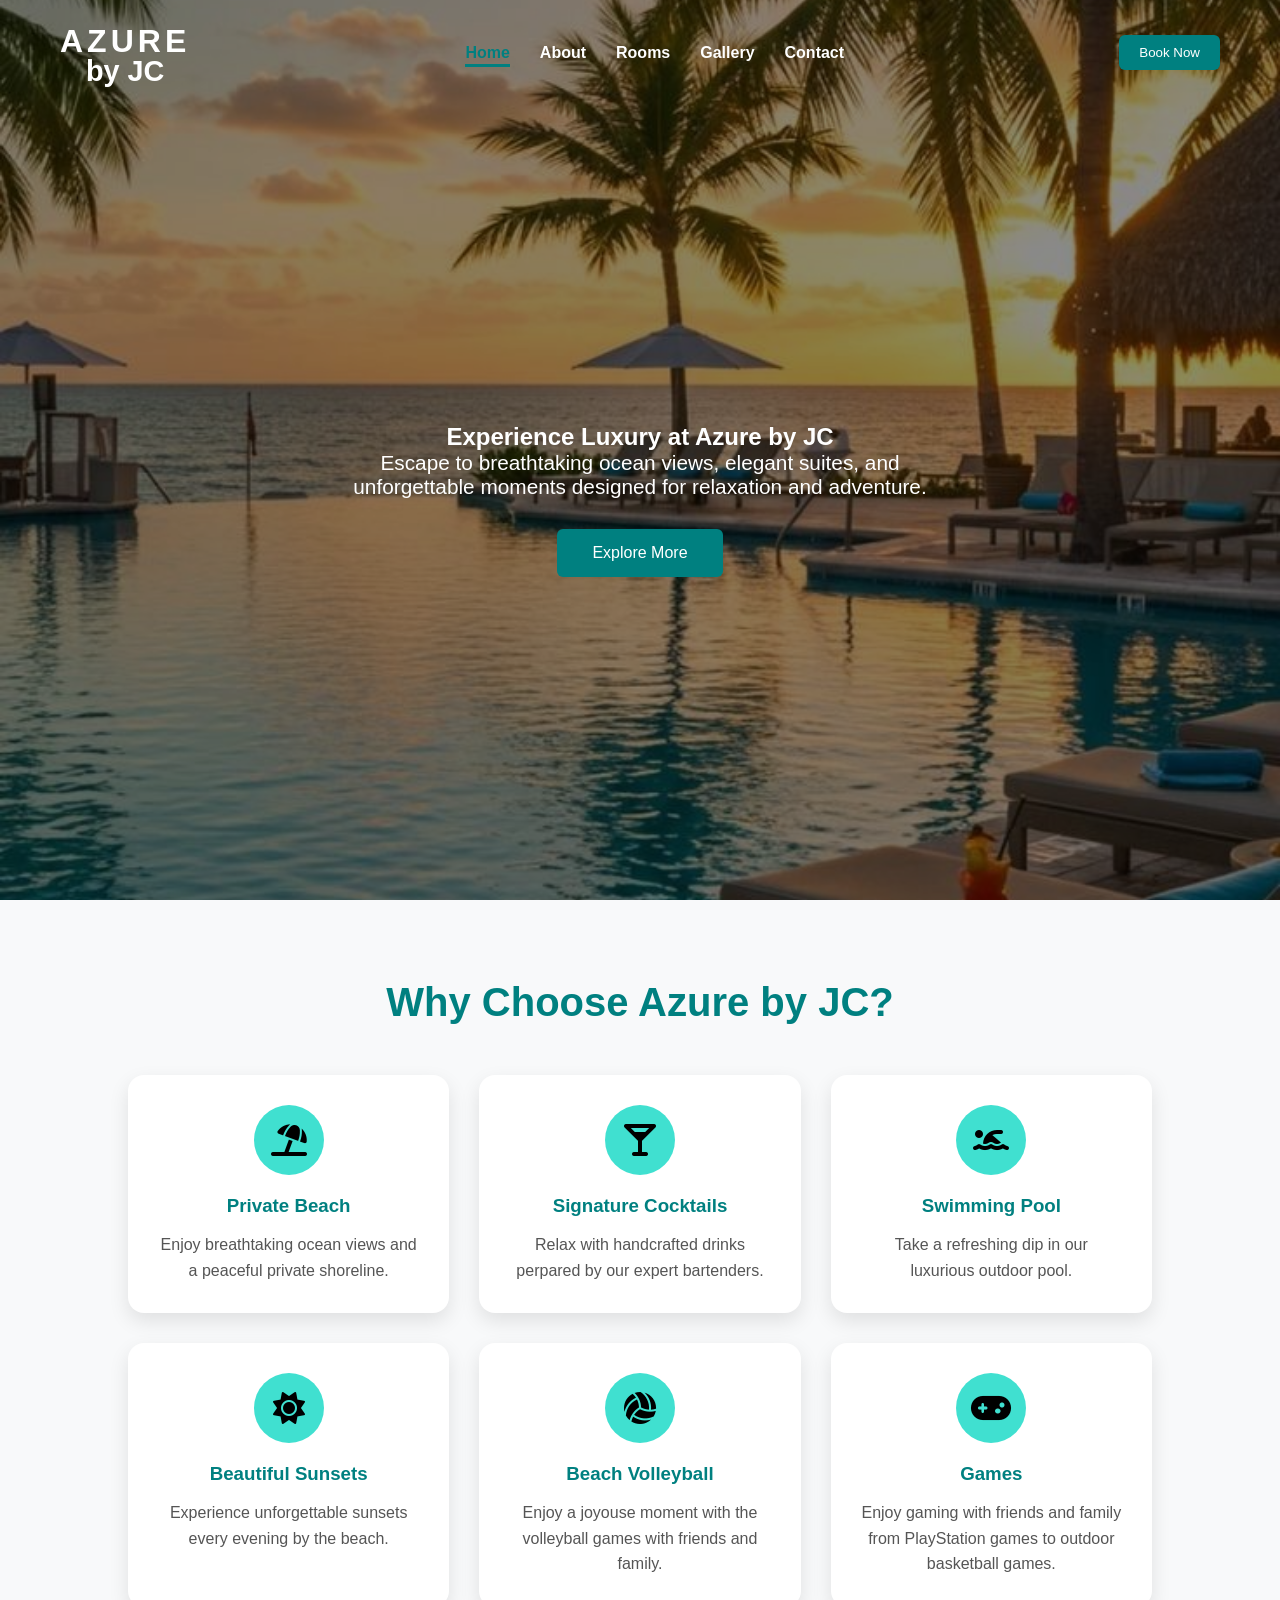
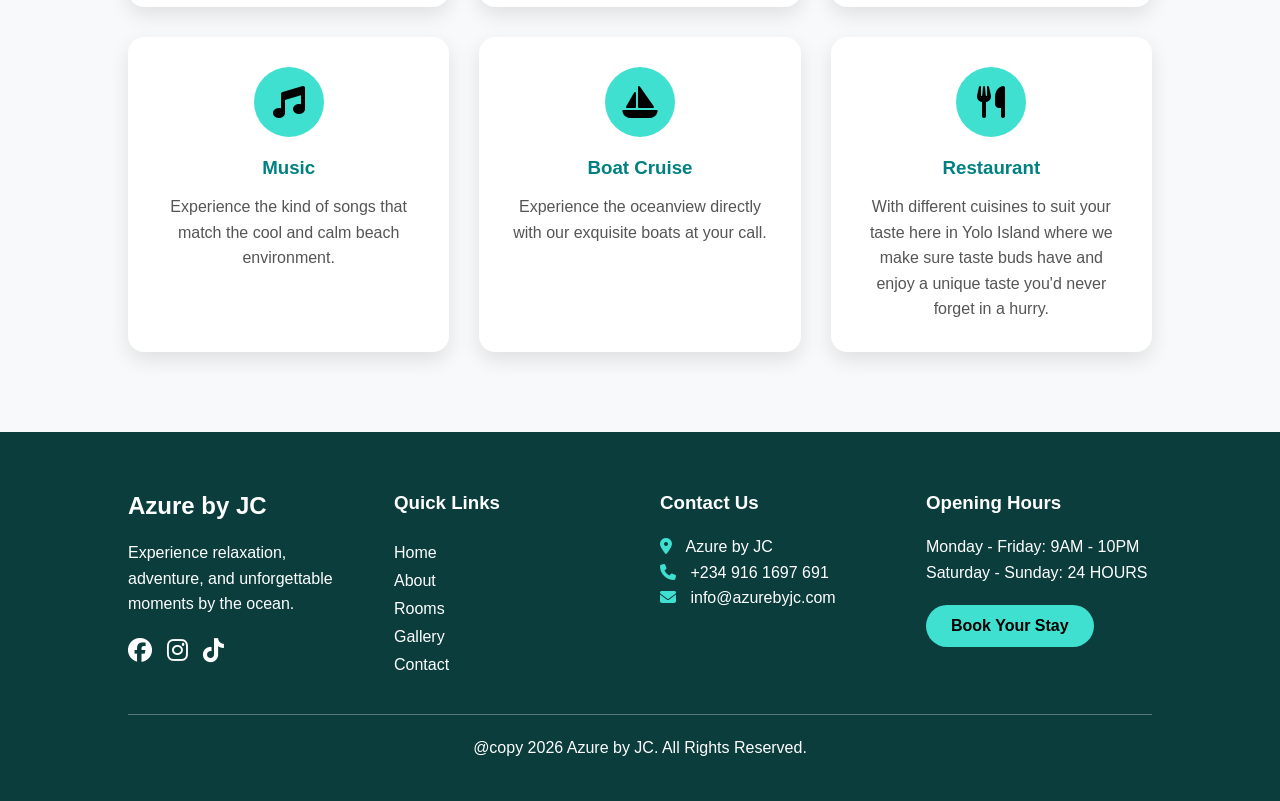
<file: index.html>
<!DOCTYPE html>
<html lang="en">
<head>
  <meta charset="UTF-8">
  <meta name="viewport" content="width=device-width, initial-scale=1.0">
  <title>Azure by JC</title>
  <link rel="stylesheet" href="https://cdnjs.cloudflare.com/ajax/libs/font-awesome/6.5.2/css/all.min.css">


  <link rel="stylesheet" href="styles/variables(colours).css">
  <link rel="stylesheet" href="styles/global.css">
  <link rel="stylesheet" href="styles/header.css">
  <link rel="stylesheet" href="styles/hero.css">
  <link rel="stylesheet" href="styles/features.css">
  <link rel="stylesheet" href="styles/footer.css">
  <link rel="stylesheet" href="styles/animations.css">
  <link rel="stylesheet" href="styles/media-queries.css">
</head>
<body>
  <!-- HEADER SECTION -->
   
  <header>
    <nav class="navbar">
      <h2 class="logo">
        <a href="index.html">
         <span class="brand-main">AZURE</span>
         <span class="brand-sub">by JC</span>
  </a>
</h2>
      <ul class="nav-links">
        <li><a href="index.html" class="active">Home</a></li>
        <li><a href="about.html">About</a></li>
        <li><a href="rooms.html">Rooms</a></li>
        <li><a href="gallery.html">Gallery</a></li>
        <li><a href="contact.html">Contact</a></li>
      </ul>
      <button class="book-btn">
        Book Now
      </button>

      <button class="menu-btn" aria-label="Toggle navigation">
        
       <span></span>
       <span></span>
       <span></span>

    </button>
    </nav>
</header>

  <!-- HERO SECTION -->
  <section class="hero">

    <div class="hero-image"></div>

    <div class="hero-overlay"></div>

    <div class="hero-content">
      <h1>
        Experience Luxury at Azure by JC
    </h1>
    <p>
      Escape to breathtaking ocean views, elegant suites, and unforgettable moments designed for relaxation and adventure.
    </p>
    <a href="#features" class="hero-link">
      Explore More
    </a>
    </div>
    
  </section>

  <!-- FEATURES SECTION -->
   <section id="features" class="features">
    <h2>Why Choose Azure by JC?</h2>

    <div class="features-container">

      <div class="feature-card">
        <div class="icon">
          <i class="fa-solid fa-umbrella-beach"></i>
        </div>

        <h3>Private Beach</h3>
        <p>Enjoy breathtaking ocean views and a peaceful private shoreline.</p>
      </div>

       <div class="feature-card">
        <div class="icon">
          <i class="fa-solid fa-martini-glass"></i>
        </div>
        <h3>Signature Cocktails</h3>
        <p>Relax with handcrafted drinks perpared by our expert bartenders.</p>
      </div>

       <div class="feature-card">
        <div class="icon">
          <i class="fa-solid fa-person-swimming"></i>
        </div>
        <h3>Swimming Pool</h3>
        <p>Take a refreshing dip in our luxurious outdoor pool.</p>
      </div>

       <div class="feature-card">
        <div class="icon">
          <i class="fa-solid fa-sun"></i>
        </div>
        <h3>Beautiful Sunsets</h3>
        <p>Experience unforgettable sunsets every evening by the beach.</p>
      </div>

      <div class="feature-card">
        <div class="icon">
          <i class="fa-solid fa-volleyball"></i>
        </div>
        <h3>Beach Volleyball</h3>
        <p>Enjoy a joyouse moment with the volleyball games with friends and family.</p>
      </div>

      <div class="feature-card">
        <div class="icon">
          <i class="fa-solid fa-gamepad"></i>
        </div>
        <h3>Games</h3>
        <p>Enjoy gaming with friends and family from PlayStation games to outdoor basketball games.</p>
      </div>

      <div class="feature-card">
        <div class="icon">
          <i class="fa-solid fa-music"></i>
        </div>
        <h3>Music</h3>
        <p>Experience the kind of songs that match the cool and calm beach environment.</p>
      </div>

      <div class="feature-card">
        <div class="icon">
          <i class="fa-solid fa-sailboat"></i>
        </div>
        <h3>Boat Cruise</h3>
        <p>Experience the oceanview directly with our exquisite boats at your call.</p>
      </div>

      <div class="feature-card">
        <div class="icon">
          <i class="fa-solid fa-utensils"></i>
        </div>
        <h3>Restaurant</h3>
        <p>With different cuisines to suit your taste here in Yolo Island where we make sure taste buds have and enjoy a unique taste you'd never forget in a hurry.</p>
      </div>

    </div>
   </section>

   <!-- FOOTER SECTION -->
    <footer class="footer">

      <div class="footer-container">

        <div class="footer-about">
          <h2>Azure by JC</h2>
          <p>
            Experience relaxation, adventure, and unforgettable moments by the ocean.
          </p>

          <div class="social-icons">
            <a href="#">
              <i class="fa-brands fa-facebook"></i>
            </a>

            <a href="#">
              <i class="fa-brands fa-instagram"></i>
            </a>

            <a href="#">
              <i class="fa-brands fa-tiktok"></i>
            </a>
          </div>
        </div>

        <div class="footer-links">
          <h3>Quick Links</h3>

          <a href="index.html">Home</a>
          <a href="about.html">About</a>
          <a href="rooms.html">Rooms</a>
          <a href="gallery.html">Gallery</a>
          <a href="contact.html">Contact</a>

        </div>

        <div class="footer-contact">
          <h3>Contact Us</h3>

          <p>
            <i class="fa-solid fa-location-dot"></i>
              Azure by JC
          </p>

          <p>
            <i class="fa-solid fa-phone"></i>
            +234 916 1697 691
          </p>

          <p>
            <i class="fa-solid fa-envelope"></i>
            info@azurebyjc.com
          </p>
        </div>

        <div class="footer-hours">

          <h3>Opening Hours</h3>

          <p>Monday - Friday: 9AM - 10PM</p>

          <p>
            Saturday - Sunday: 24 HOURS
          </p>

          <a href="#" class="booking-link">
            Book Your Stay
          </a>
        </div>

      </div>

      <div class="footer-bottom">
        <p>
          @copy 2026 Azure by JC. All Rights Reserved.
        </p>
      </div>

    </footer>
  

  <script src="scripts/scripts.js"></script>
</body>
</html>
</file>
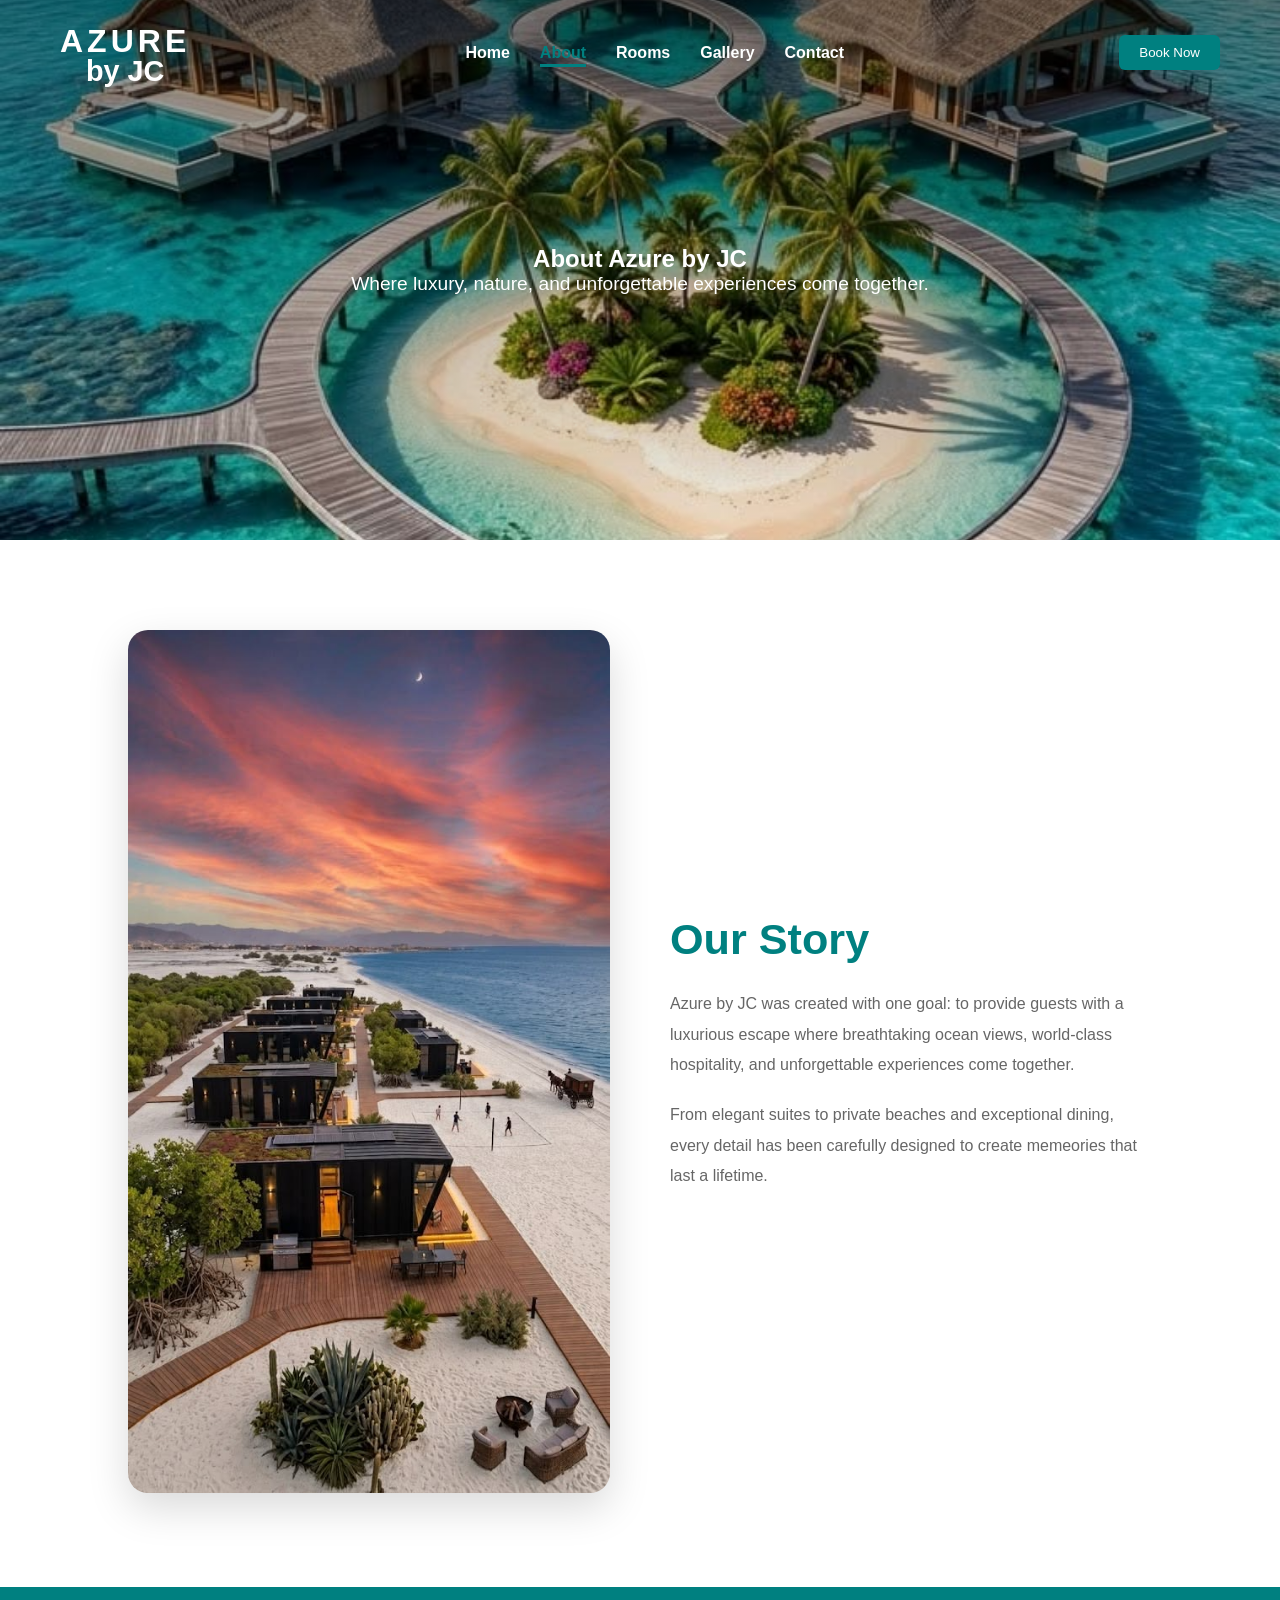
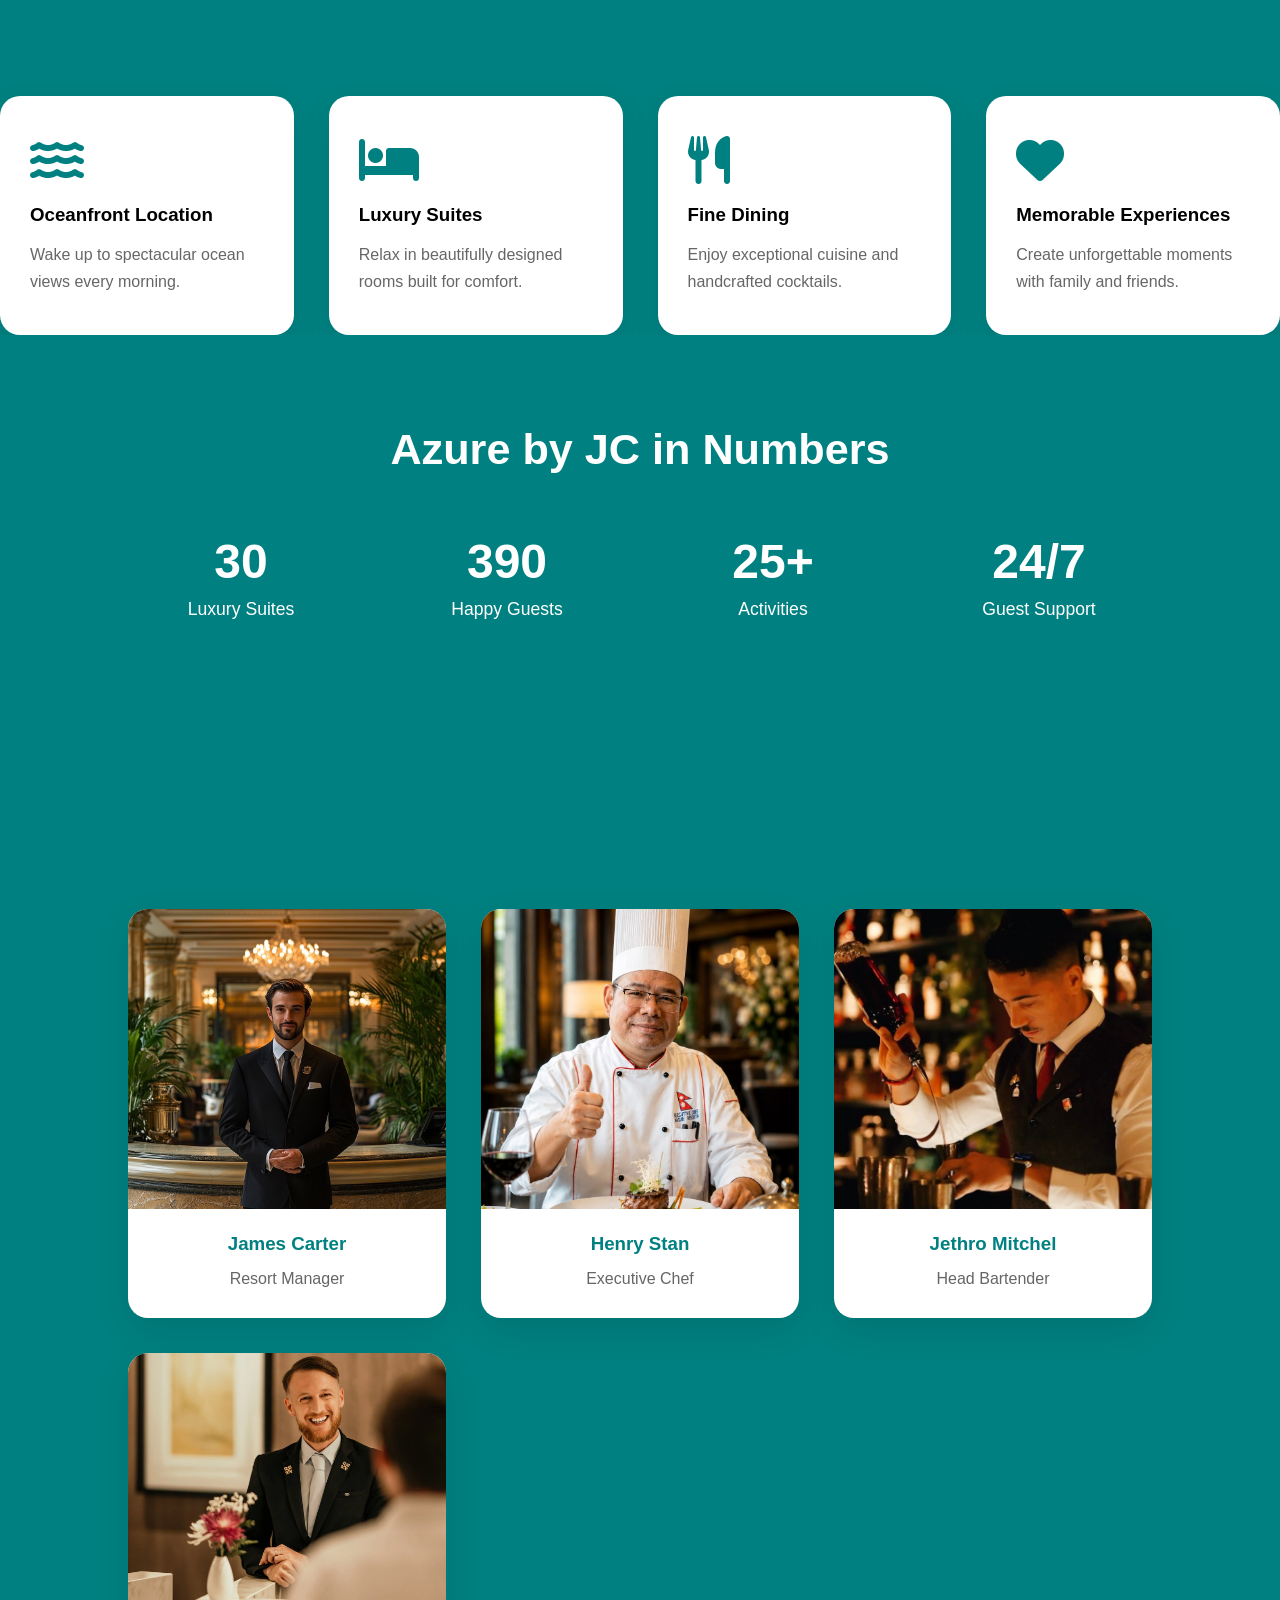
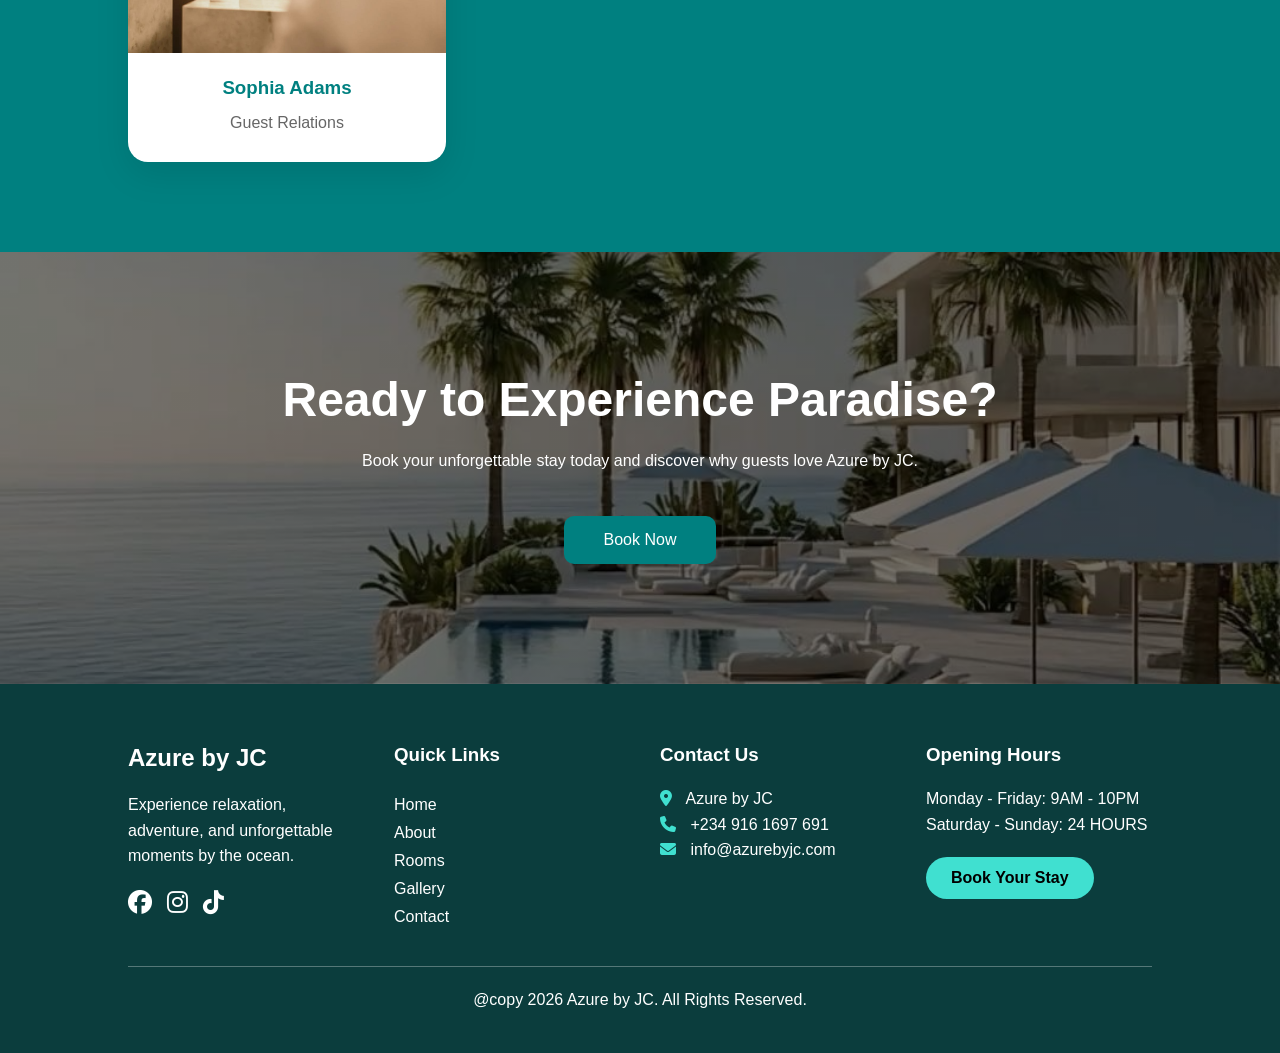
<file: about.html>
<!DOCTYPE html>
<html lang="en">
<head>
  <meta charset="UTF-8">
  <meta name="viewport" content="width=device-width, initial-scale=1.0">
  <title>Azure by JC - Gallery</title>
  <link rel="stylesheet" href="https://cdnjs.cloudflare.com/ajax/libs/font-awesome/6.5.2/css/all.min.css">


  <link rel="stylesheet" href="styles/variables(colours).css">
  <link rel="stylesheet" href="styles/global.css">
  <link rel="stylesheet" href="styles/header.css">
  <link rel="stylesheet" href="styles/hero.css">
  <link rel="stylesheet" href="styles/features.css">
  <link rel="stylesheet" href="styles/footer.css">
  <link rel="stylesheet" href="styles/animations.css">
  <link rel="stylesheet" href="styles/gallery.css">
  <link rel="stylesheet" href="styles/media-queries.css">
  <link rel="stylesheet" href="styles/about.css">
</head>
<body>
  <!-- HEADER SECTION -->
   
  <header>
    <nav class="navbar">
      <h2 class="logo">
        <a href="index.html">
         <span class="brand-main">AZURE</span>
         <span class="brand-sub">by JC</span>
  </a>
</h2>
      <ul class="nav-links">
        <li><a href="index.html">Home</a></li>
        <li><a href="about.html" class="active">About</a></li>
        <li><a href="rooms.html">Rooms</a></li>
        <li><a href="gallery.html">Gallery</a></li>
        <li><a href="contact.html">Contact</a></li>
      </ul>
      <button class="book-btn">
        Book Now
      </button>

      <button class="menu-btn" aria-label="Toggle navigation">
        
       <span></span>
       <span></span>
       <span></span>

    </button>
    </nav>
</header>

  <!-- ABOUT HERO SECTION -->
    <section class="about-hero">

      <div class="about-hero-content">

        <h1>About Azure by JC</h1>

        <p>
          Where luxury, nature, and unforgettable experiences come together.
        </p>
      </div>
    </section>

  <!-- AZURE ABOUT STORY SECTION -->
    <section class="about-story hidden">
      <div class="story-image">

        <img src="images/about/about-aerial-view.JPG" alt="Azure by JC Resort">
      </div>

      <div class="story-content">

        <h2>Our Story</h2>

        <p>
          Azure by JC was created with one goal: to provide guests with a luxurious escape where breathtaking ocean views, world-class hospitality, and unforgettable experiences come together.
        </p>

        <p>
          From elegant suites to private beaches and exceptional dining, every detail has been carefully designed to create memeories that last a lifetime.
        </p>
      </div>
    </section>

    <!--WHY SECTION-->
      <section class="why-us hidden">

        <h2>
          Why Choose Azure by JC?
        </h2>

        <div class="why-container">

          <div class="why-card">

            <i class="fa-solid fa-water"></i>

            <h3>Oceanfront Location</h3>

            <p>
              Wake up to spectacular ocean views every morning.
            </p>
          </div>

          <div class="why-card">

            <i class="fa-solid fa-bed"></i>

            <h3>Luxury Suites</h3>

            <p>
              Relax in beautifully designed rooms built for comfort.
            </p>
          </div>

          <div class="why-card">

            <i class="fa-solid fa-utensils"></i>

            <h3>Fine Dining</h3>

            <p>
              Enjoy exceptional cuisine and handcrafted cocktails.
            </p>
          </div>

          <div class="why-card">

            <i class="fa-solid fa-heart"></i>

            <h3>Memorable Experiences</h3>

            <p>
              Create unforgettable moments with family and friends.
            </p>
          </div>
        </div>
      </section>

       <!--RESORT STATS SECTION-->
       <section class="stats hidden">

        <h2>
          Azure by JC in Numbers
        </h2>

        <div class="stats-container">

          <div class="stat">

            <h3 class="counter" data-target="50">0</h3>

            <p>Luxury Suites</p>
          </div>

          <div class="stat">

            <h3 class="counter" data-target="1000">0</h3>

            <p>Happy Guests</p>
          </div>

          <div class="stat">

            <h3 class="counter" data-target="25">0</h3>

            <p>Activities</p>
          </div>

          <div class="stat">

            <h3>24/7</h3>

            <p>Guest Support</p>
          </div>
        </div>
       </section>

        <!--TEAM SECTION-->
        <section class="team hidden">

          <h2>

            Meet Our Team

          </h2>

          <div class="team-container">

            <div class="team-card">

              <img src="images/about/manager2.JPG" alt="manager-pic">

              <h3>James Carter</h3>

              <p>Resort Manager</p>
            </div>

            <div class="team-card">

              <img src="images/about/chef2.JPG">

              <h3>Henry Stan</h3>

              <p>Executive Chef</p>

              </div>

              <div class="team-card">

              <img src="images/about/bartender2.JPG">

              <h3>Jethro Mitchel</h3>

              <p>Head Bartender</p>

              </div>

              <div class="team-card">

              <img src="images/about/concierge.JPG">

              <h3>Sophia Adams</h3>

              <p>Guest Relations</p>

              </div>
          </div>
        </section>

         <!--CTA SECTION-->
        <section class="about-cta hidden">

            <h2>

            Ready to Experience Paradise?

            </h2>

            <p>

            Book your unforgettable stay today and discover why guests
            love Azure by JC.

            </p>

            <a href="contact.html">

            Book Now

            </a>

        </section>

   <!-- FOOTER SECTION -->
    <footer class="footer">

      <div class="footer-container">

        <div class="footer-about">
          <h2>Azure by JC</h2>
          <p>
            Experience relaxation, adventure, and unforgettable moments by the ocean.
          </p>

          <div class="social-icons">
            <a href="#">
              <i class="fa-brands fa-facebook"></i>
            </a>

            <a href="#">
              <i class="fa-brands fa-instagram"></i>
            </a>

            <a href="#">
              <i class="fa-brands fa-tiktok"></i>
            </a>
          </div>
        </div>

        <div class="footer-links">
          <h3>Quick Links</h3>

          <a href="index.html">Home</a>
          <a href="about.html">About</a>
          <a href="rooms.html">Rooms</a>
          <a href="gallery.html">Gallery</a>
          <a href="contact.html">Contact</a>

        </div>

        <div class="footer-contact">
          <h3>Contact Us</h3>

          <p>
            <i class="fa-solid fa-location-dot"></i>
              Azure by JC
          </p>

          <p>
            <i class="fa-solid fa-phone"></i>
            +234 916 1697 691
          </p>

          <p>
            <i class="fa-solid fa-envelope"></i>
            info@azurebyjc.com
          </p>
        </div>

        <div class="footer-hours">

          <h3>Opening Hours</h3>

          <p>Monday - Friday: 9AM - 10PM</p>

          <p>
            Saturday - Sunday: 24 HOURS
          </p>

          <a href="#" class="booking-link">
            Book Your Stay
          </a>
        </div>

      </div>

      <div class="footer-bottom">
        <p>
          @copy 2026 Azure by JC. All Rights Reserved.
        </p>
      </div>

    </footer>
  

  <script src="scripts/scripts.js"></script>
</body>
</html>
</file>
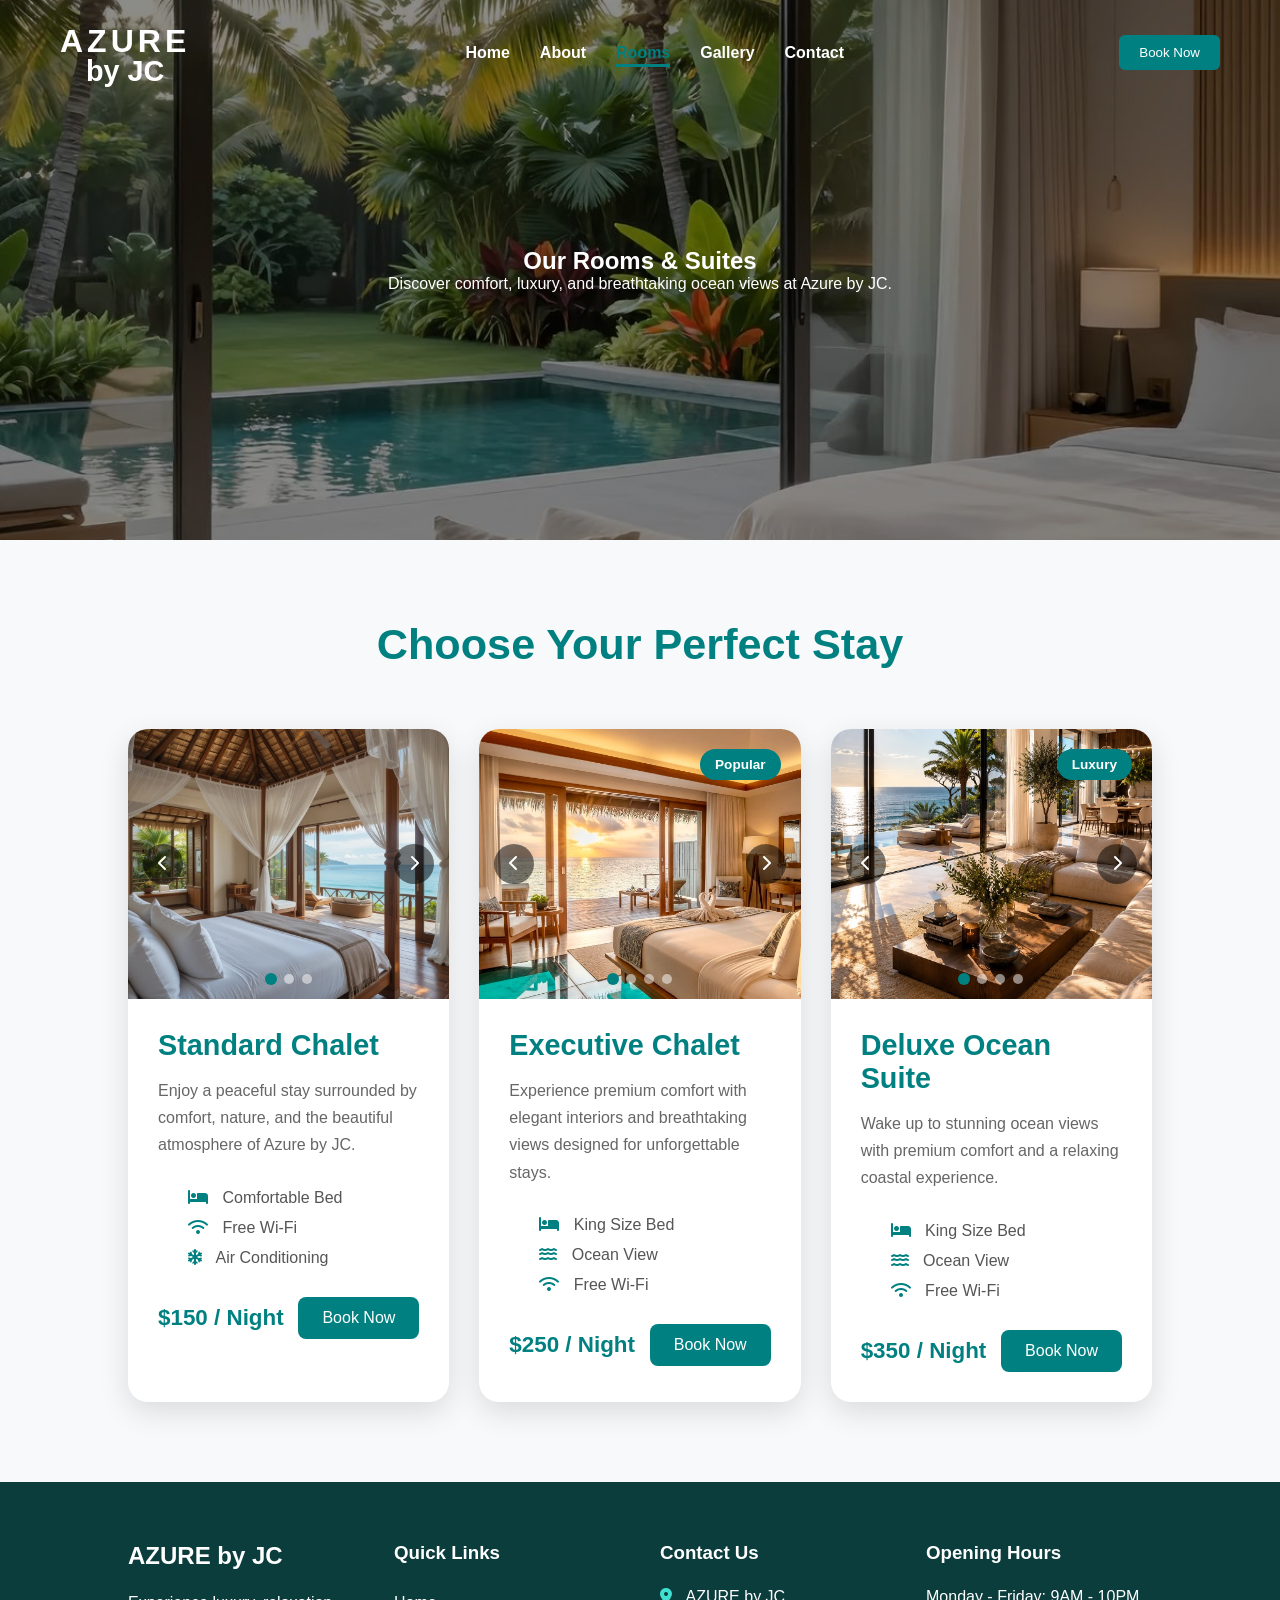
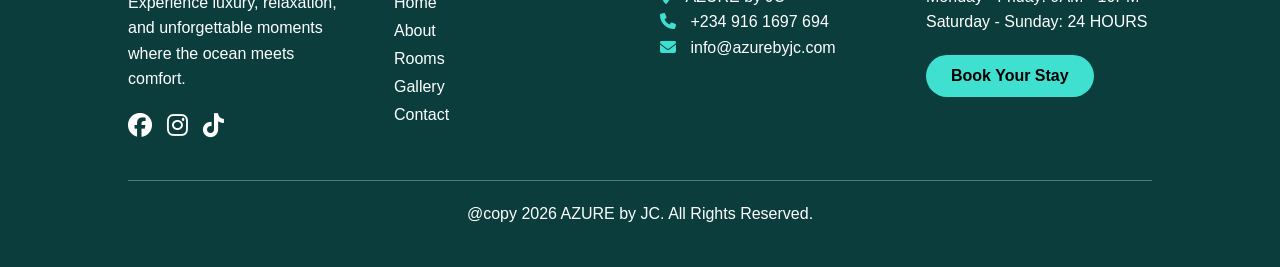
<file: rooms.html>
<!DOCTYPE html>
<html lang="en">
<head>
  <meta charset="UTF-8">
  <meta name="viewport" content="width=device-width, initial-scale=1.0">
  <title>Azure by JC - Rooms</title>
  <link rel="stylesheet" href="https://cdnjs.cloudflare.com/ajax/libs/font-awesome/6.5.2/css/all.min.css">
  <link rel="stylesheet" href="styles/variables(colours).css">
  <link rel="stylesheet" href="styles/global.css">
  <link rel="stylesheet" href="styles/header.css">
  <link rel="stylesheet" href="styles/hero.css">
  <link rel="stylesheet" href="styles/rooms.css">
  <link rel="stylesheet" href="styles/footer.css">
  <link rel="stylesheet" href="styles/animations.css">
  <link rel="stylesheet" href="styles/media-queries.css">
</head>
<body>
  <!-- HEADER SECTION -->
   
  <header>
    <nav class="navbar">
      <h2 class="logo">
        <a href="index.html">
         <span class="brand-main">AZURE</span>
         <span class="brand-sub">by JC</span>
  </a>
</h2>
      <ul class="nav-links">
        <li><a href="index.html">Home</a></li>
        <li><a href="about.html">About</a></li>
        <li><a href="rooms.html" class="active">Rooms</a></li>
        <li><a href="gallery.html">Gallery</a></li>
        <li><a href="contact.html">Contact</a></li>
      </ul>
      <button class="book-btn">
        Book Now
      </button>

      <button class="menu-btn" aria-label="Toggle navigation">
        
       <span></span>
       <span></span>
       <span></span>

    </button>
    </nav>
</header>

<!-- ROOMS HERO SECTION -->

<section class="rooms-hero">

  <div class="rooms-hero-content">

    <h1>
      Our Rooms & Suites
    </h1>

    <p>
      Discover comfort, luxury, and breathtaking ocean views at Azure by JC.
    </p>

  </div>

</section>


  <!-- ROOMS SECTION -->

<section class="rooms reveal">

  <h2>
    Choose Your Perfect Stay
  </h2>


  <div class="rooms-container">


    <!-- STANDARD CHALET -->

    <div class="room-card">

      <div class="room-image">

    <div class="image-wrapper">

<img 
src="images/rooms/standard/standard1.JPG" 
alt="Standard Chalet"
class="carousel-image active-image">


<img 
src="images/rooms/standard/standard1.JPG" 
alt="Standard Chalet"
class="carousel-image next-image">

</div>


  <button class="prev-btn">
    <i class="fa-solid fa-chevron-left"></i>
  </button>


  <button class="next-btn">
    <i class="fa-solid fa-chevron-right"></i>
  </button>

  <div class="carousel-dots"></div>

      </div>


      <div class="room-content">

        <h3>
          Standard Chalet
        </h3>


        <p>
          Enjoy a peaceful stay surrounded by comfort, nature, and the beautiful atmosphere of Azure by JC.
        </p>


        <ul>

          <li>
            <i class="fa-solid fa-bed"></i>
            Comfortable Bed
          </li>


          <li>
            <i class="fa-solid fa-wifi"></i>
            Free Wi-Fi
          </li>


          <li>
            <i class="fa-solid fa-snowflake"></i>
            Air Conditioning
          </li>

        </ul>


        <div class="room-footer">

          <h4>
            $150 / Night
          </h4>


          <a href="#" class="room-btn">
            Book Now
          </a>

        </div>


      </div>

    </div>





    <!-- EXECUTIVE CHALET -->

    <div class="room-card">

      <div class="room-image">
        

    <div class="image-wrapper">

<img 
src="images/rooms/executive/executive1.JPG" 
alt="Executive Chalet"
class="carousel-image active-image">


<img 
src="images/rooms/executive/executive6.JPG" 
alt="Executive Chalet"
class="carousel-image next-image">

</div>


<button class="prev-btn">
<i class="fa-solid fa-chevron-left"></i>
</button>


<button class="next-btn">
<i class="fa-solid fa-chevron-right"></i>
</button>

<div class="carousel-dots"></div>


<span class="room-tag">
Popular
</span>

</div>

      <div class="room-content">

        <h3>
          Executive Chalet
        </h3>


        <p>
          Experience premium comfort with elegant interiors and breathtaking views designed for unforgettable stays.
        </p>


        <ul>

          <li>
            <i class="fa-solid fa-bed"></i>
            King Size Bed
          </li>


          <li>
            <i class="fa-solid fa-water"></i>
            Ocean View
          </li>


          <li>
            <i class="fa-solid fa-wifi"></i>
            Free Wi-Fi
          </li>

        </ul>

        <div class="room-footer">

          <h4>
            $250 / Night
          </h4>


          <a href="#" class="room-btn">
            Book Now
          </a>


        </div>

      </div>

    </div>

    <!-- DELUXE OCEAN SUITE -->

    <div class="room-card">


      <div class="room-image">

        <div class="image-wrapper">

          <img 
          src="images/rooms/deluxe/executive2.JPG" 
          alt="Deluxe Chalet"
          class="carousel-image active-image">


          <img 
          src="images/rooms/deluxe/executive4.JPG" 
          alt="Deluxe Chalet"
          class="carousel-image next-image">

          </div>

           <button class="prev-btn">
            <i class="fa-solid fa-chevron-left"></i>
          </button>


          <button class="next-btn">
            <i class="fa-solid fa-chevron-right"></i>
          </button>

          <div class="carousel-dots"></div>

        <span class="room-tag">
          Luxury
        </span>

      </div>

      <div class="room-content">

        <h3>
          Deluxe Ocean Suite
        </h3>

        <p>
          Wake up to stunning ocean views with premium comfort and a relaxing coastal experience.
        </p>

        <ul>

          <li>
            <i class="fa-solid fa-bed"></i>
            King Size Bed
          </li>

          <li>
            <i class="fa-solid fa-water"></i>
            Ocean View
          </li>

          <li>
            <i class="fa-solid fa-wifi"></i>
            Free Wi-Fi
          </li>

        </ul>

        <div class="room-footer">


          <h4>
            $350 / Night
          </h4>


          <a href="#" class="room-btn">
            Book Now
          </a>

        </div>

      </div>

    </div>

  </div>

</section>
   

   <!-- FOOTER SECTION -->
    <footer class="footer">

      <div class="footer-container">

        <div class="footer-about">
          <h2>AZURE by JC</h2>
          <p>
            Experience luxury, relaxation, and unforgettable moments where the ocean meets comfort.
          </p>

          <div class="social-icons">
            <a href="#">
              <i class="fa-brands fa-facebook"></i>
            </a>

            <a href="#">
              <i class="fa-brands fa-instagram"></i>
            </a>

            <a href="#">
              <i class="fa-brands fa-tiktok"></i>
            </a>
          </div>
        </div>

        <div class="footer-links">
          <h3>Quick Links</h3>

          <a href="index.html">Home</a>
          <a href="about.html">About</a>
          <a href="rooms.html">Rooms</a>
          <a href="gallery.html">Gallery</a>
          <a href="contact.html">Contact</a>

        </div>

        <div class="footer-contact">
          <h3>Contact Us</h3>

          <p>
            <i class="fa-solid fa-location-dot"></i>
              AZURE by JC
          </p>

          <p>
            <i class="fa-solid fa-phone"></i>
            +234 916 1697 694
          </p>

          <p>
            <i class="fa-solid fa-envelope"></i>
            info@azurebyjc.com
          </p>
        </div>

        <div class="footer-hours">

          <h3>Opening Hours</h3>

          <p>Monday - Friday: 9AM - 10PM</p>

          <p>
            Saturday - Sunday: 24 HOURS
          </p>

          <a href="#" class="booking-link">
            Book Your Stay
          </a>
        </div>

      </div>

      <div class="footer-bottom">
        <p>
          @copy 2026 AZURE by JC. All Rights Reserved.
        </p>
      </div>

    </footer>
  

  <script src="scripts/scripts.js"></script>
</body>
</html>
</file>
<file: styles/variables(colours).css>
:root {
  --primary-color: teal;
  --secondary-color: turquoise;
  --dark-color: #0b3d3d;
  --light-color: #ffffff;
  --gray-color: #f8f9fa;

  background-color: var(--primary-color);
}
</file>
<file: styles/global.css>
* {
  margin: 0;
  padding: 0;
  box-sizing: border-box;
}

html{
scroll-behavior:smooth;
}

body {
  font-family: Arial, sans-serif;
  animation: pageLoad 1s ease;
}

@keyframes pageLoad{

from{

opacity:0;

transform:translateY(20px);

}


to{

opacity:1;

transform:translateY(0);

}
  }
</file>
<file: styles/header.css>
.navbar {
  position: fixed;
  top: 0;
  left: 0;
  width: 100%;
  display: flex;
  justify-content: space-between;
  align-items: center;

  padding: 20px 60px;

  background-color: transparent;
  z-index: 1000;
}

.navbar h2 a {
  text-decoration: none;
  color: white;
}

.logo {
  color: white;
}

.logo a{
  text-decoration:none;
  color:white;
  display: flex;
  flex-direction: column;
  align-items: center;
  line-height: 1;
  font-weight:bold;
  font-size:1.8rem;
}

.brand-main {
  font-size: 2rem;
  letter-spacing: 4px;
  margin-top: 5px;
  color: turquoise;
}

.logo span{
  color:white;
}

.nav-links {
  display: flex;
  gap: 30px;

  list-style: none;
}

.nav-links a {
  position: relative;
  text-decoration: none;
  color: white;
  font-weight: bold;
}


.nav-links a::after {
  content: "";
  position: absolute;
  left: 0;
  bottom: -6px;
  width: 0;
  height: 3px;
  background-color: teal;
  transition: width 0.3s ease;
}

.nav-links a:hover::after,
.nav-links a.active::after {
  width: 100%;
}

.nav-links a.active {
  color: teal;
}

.menu-btn {
  display: none;
  padding: 5px;
  background: transparent;
  border: none;
  cursor: pointer;
  z-index: 1001;
}

.menu-btn span {
  display: block;
  height: 3px;
  width: 28px;
  background-color: white;
  border-radius: 20px;
  margin: 6px 0;
  transition: all 0.35s ease;
}

.menu-btn.active span:nth-child(1) {
  transform: rotate(45deg) translate(6px, 6px);
  background-color: #fff;
}

/* Hide ONLY the middle line, not the whole button */
.menu-btn.active span:nth-child(2) {
  opacity: 0;
}

.menu-btn.active span:nth-child(3) {
  transform: rotate(-45deg) translate(6px,-6px);
  background-color: #fff;
}

.book-btn:hover {
  background-color: darkcyan;
}

.book-btn {
  padding: 10px 20px;
  background-color: teal;
  color: white;
  border: none;
  border-radius: 6px;
  cursor: pointer;
}

.navbar.scrolled{
  background-color:#0b3d3d;
  padding:15px 60px;
  transition:0.3s;
}

.navbar.scrolled .brand-main {
  color: teal;
}
</file>
<file: styles/hero.css>
.hero {
 height: 100vh;

 display: flex;
 justify-content: center;
 align-items: center;
 text-align: center;
 position: relative;
 overflow: hidden;
}

.hero-image {
  position: absolute;
  inset: 0;
  background-image: url("../images/hero/hero1.JPG");
  background-size: cover;
  background-position: center;
  transition: opacity 1s ease background-image 1s ease;
}

.hero-overlay {
  position: absolute;
  inset: 0;
  background: rgba(0, 0, 0, 0.45);
}

.hero-content {
  color: white;
  margin-top: 100px;
  position: relative;
  z-index: 2;
}

.hero-content p {
  font-size: 1.3rem;
  margin-bottom: 30px;
  max-width: 600px;
}

.hero-link {
  display: inline-block;
  padding: 15px 35px;
  background-color: teal;
  color: white;
  text-decoration: none;
  border-radius: 6px;
  cursor: pointer;
}

.hero-btn:hover {
  background-color: darkcyan;
}

.hero-link:hover {
  background-color: darkcyan;
}

.hero {
  transition: background-image 1s ease-in-out;
}
</file>
<file: styles/features.css>
.feature-card {
  transition: transform 0.3s ease;
}

.features {
  padding: 80px 10%;
  background-color: #f8f9fa;
}

.features h2 {
  text-align: center;
  font-size: 2.5rem;
  color: teal;
  margin-bottom: 50px;
}

.feature-card {
  background-color: white;
  padding: 30px;
  text-align: center;
  border-radius: 16px;
  transition: transform 0.3s ease;
  box-shadow: 0 8px 20px rgba(0, 0, 0, 0.1);
}

.feature-card:hover {
  transform: translateY(-10px) scale(1.03);
}

.icon {
  width: 70px;
  height: 70px;
  background-color: turquoise;
  border-radius: 50%;

  display: flex;
  justify-content: center;
  align-items: center;

  font-size: 2rem;
  margin: 0 auto 20px;
}

.feature-card h3 {
  margin-bottom: 15px;
  color: teal;
}

.feature-card p {
  line-height: 1.6;
  color: #555;
}

.feature-card:nth-child(1){
  transition-delay:.1s;
}

.feature-card:nth-child(2){
  transition-delay:.2s;
}

.feature-card:nth-child(3){
  transition-delay:.3s;
}

.feature-card:nth-child(4){
  transition-delay:.4s;
}

.feature-card:nth-child(5){
  transition-delay:.5s;
}

.feature-card:nth-child(6){
  transition-delay:.6s;
}

.feature-card:nth-child(7){
  transition-delay:.7s;
}

.feature-card:nth-child(8){
  transition-delay:.8s;
}

.feature-card:nth-child(9){
  transition-delay:.9s;
}
</file>
<file: styles/footer.css>
.footer {
  background-color: #0b3d3d;
  color: white;
  padding: 60px 10% 20px;
}

.footer-container {
  display: grid;
  grid-template-columns: repeat(4, 1fr);
  gap: 40px;
}

.footer h2 {
  margin-bottom: 20px;
}

.footer h3 {
  margin-bottom: 20px;
}

.footer p {
  line-height: 1.6;
}

.footer-links {
  display: flex;
  flex-direction: column;
  gap: 10px;
}

.footer-links a {
  color: white;
  text-decoration: none;
}

.footer-links a:hover {
  color: turquoise;
}

.footer-bottom {
  text-align: center;
  margin-top: 40px;
  padding: 20px;
  border-top: 1px solid rgba(255, 255, 255, 0.3);
}

.social-icons {
  display: flex;
  gap: 15px;
  margin-top: 20px;
}

.social-icons a {
  color: white;
  font-size: 1.5rem;
  transition: 0.3s;
}

.social-icons a:hover {
  color: turquoise;
  transform: translateY(-5px);
}

.footer-contact {
  color: white;
}

.footer-contact i {
  margin-right: 10px;
  color: turquoise;
}

.booking-link {
  display: inline-block;
  margin-top: 20px;
  padding: 12px 25px;
  background-color: turquoise;
  color: black;
  text-decoration: none;
  border-radius: 25px;
  font-weight: bold;
}

.booking-link:hover {
  background-color: white;
}

a[href^="tel"]{
  color: white !important;
  text-decoration: none;
}
</file>
<file: styles/animations.css>
.hidden {
  opacity: 0;
  transform: translateY(40px);
  transition: all .8s ease;
}

.show {
  opacity: 1;
  transform: translateY(0);
}

.menu-btn.active span:nth-child(1) {
  transform: translateY(9px) rotate(45deg);
}

.menu-btn.active span:nth-child(2) {
  opacity: 0;
}

.menu-btn.active span:nth-child(3) {
  transform: translateY(-9px) rotate(-45deg);
}

@keyframes heroZoom {

0%{

transform:scale(1);
  }

50%{

transform:scale(1.05);
  }

100%{

transform:scale(1);
  }
}

/* Stats Animation */

.stat {
    opacity: 0;
    transform: translateY(40px);
    transition: all 0.8s ease;
}

.stat.show {
    opacity: 1;
    transform: translateY(0);
}
</file>
<file: styles/media-queries.css>
.features-container {
  display: grid;
  grid-template-columns: repeat(auto-fit, minmax(250px, 1fr));
  gap: 30px;
}

@media (max-width: 1024px) {

  .navbar {
    padding: 20px 30px;
  }

  .nav-links {
    gap: 15px;
  }

  .hero-content h1 {
    font-size: 3rem;
  }
}

@media (max-width: 768px) {

  .menu-btn {
    display: block;
    background: none;
    border: none;
    font-size: 1.8rem;
    cursor: pointer;
    color: white;
  }

  .nav-links{
    position:absolute;
    top:0;
    left:0;
    width:100%;
    padding-top: 100px;
    height: 100vh;
    
    backdrop-filter: blur(10px);
    display: flex;
    flex-direction:column;
    align-items:center;
    gap:25px;
    padding:30px 0;
    transform: translateY(-120%);
    transition: 0.5s ease;
  }

  .nav-links a {
    color: white;
    font-size: 1.2rem;
  }

  .nav-links a:hover {
    color: #00ffff;
  }

  .nav-links.active{
    transform: translateY(0);
}

  .book-btn {
    display: none;
  }
}

@media (max-width: 768px) {

  .hero-content h1 {
    font-size: 2.5rem;
  }

  .hero-content p {
    font-size: 1rem;
  }
}

@media (max-width: 768px) {

  .footer-container {
    grid-template-columns: 1fr;
    text-align: center;
  }
}

/* ROOMS QUERIES */
.rooms-container {
  display:grid;
  grid-template-columns:repeat(3,1fr);
  gap:30px;
}

@media(max-width:1024px){

.rooms-container{
  grid-template-columns:repeat(2,1fr);
  }
}

@media(max-width:768px){

.rooms-container{
  grid-template-columns:1fr;
  }

  @media(max-width:768px){

.rooms-hero{
  height:50vh;
}

.rooms-hero h1{
  font-size:2.3rem;
}

.rooms-hero p{
  font-size:1rem;
  padding:0 20px;
}
  }

.rooms{
  padding:60px 20px;
}

.rooms h2{
  font-size:2rem;
  }

.room-footer{
  flex-direction:column;
  gap:20px;
  }

.room-btn {
  width: 100%;
  text-align: center;
}
}

@media(max-width:500px){

.room-footer{
  flex-direction:column;
  gap:20px;
  align-items:flex-start;
  }

.room-image{
  height:220px;
  }
}

@media(max-width:768px){

.about-hero-content h1{

font-size:2.5rem;

}

.story-content h2,
.why-us h2,
.stats h2,
.team h2,
.about-cta h2{

font-size:2rem;

}

.about-story{

grid-template-columns:1fr;
text-align:center;

}

.story-content{

order:2;

}

.story-image{

order:1;

}

.team-card img{

height:260px;

}

.about-cta{

padding:90px 8%;

}

}
</file>
<file: styles/gallery.css>
/* GALLERY HERO */

.gallery-hero {
  height: 60vh;
  background:
  linear-gradient(
    rgba(0,0,0,0.45),
    rgba(0,0,0,0.45)
  ),
  url("../images/gallery/resort/resort-aerial-view3.JPG");
  background-size: cover;
  background-position: center;
  display:flex;
  justify-content:center;
  align-items:center;
  text-align:center;
  color:white;
}

.gallery-hero-content h1 {
  font-size:3.5rem;
  margin-bottom:20px;
}


.gallery-hero-content p {
  font-size:1.3rem;
  max-width:600px;
}

/* GALLERY SECTION */

.gallery {
  padding:80px 10%;
  background:#f8f9fa;
}

.gallery h2 {
  text-align:center;
  color:teal;
  font-size:2.7rem;
  margin-bottom:60px;
}

/* IMAGE GRID */

.gallery-container {
  display:grid;
  grid-template-columns:
  repeat(auto-fit,minmax(280px,1fr));
  gap:30px;
}

.gallery-item {
  overflow:hidden;
  border-radius:20px;
  height:280px;
  box-shadow:
  0 10px 30px rgba(0,0,0,0.12);
}

.gallery-item img {
  width:100%;
  height:100%;
  object-fit:cover;
  transition:0.5s ease;
}

.gallery-item:hover img {
  transform:scale(1.1);
}

.gallery-item {
  overflow:hidden;
  border-radius:20px;
  height:280px;
  box-shadow:
  0 10px 30px rgba(0,0,0,0.12);
  opacity:1;
  transform:scale(1);
  transition: all .4s ease;
}

.gallery-item.hide {
  opacity:0;
  transform:scale(.8);
  pointer-events:none;
  position: absolute;
}

.gallery-filters {
  display:flex;
  justify-content:center;
  align-items:center;
  gap:15px;
  flex-wrap:wrap;
  margin-bottom:50px;
}

.filter-btn {
  padding:12px 28px;
  border:none;
  border-radius:30px;
  background:white;
  color:teal;
  font-size:1rem;
  font-weight:600;
  cursor:pointer;
  transition:0.3s ease;
  box-shadow:
  0 5px 15px rgba(0,0,0,0.1);
}

.filter-btn:hover {
  background:teal;
  color:white;
  transform:translateY(-3px);
}

.filter-btn.active {
  background:teal;
  color:white;
}

/* LIGHTBOX */


.lightbox {
  position:fixed;
  top:0;
  left:0;
  width:100%;
  height:100%;
  background:rgba(0,0,0,0.9);
  display:none;
  justify-content:center;
  align-items:center;
  z-index:9999;
}

.lightbox.active {
  display:flex;
}

.lightbox-image {
  max-width:80%;
  max-height:80%;
  border-radius:15px;
}

.close-lightbox {
  position:absolute;
  top:30px;
  right:50px;
  font-size:3rem;
  color:white;
  cursor:pointer; 
}

.lightbox-prev,
  .lightbox-next {
  position:absolute;
  background:teal;
  color:white;
  border:none;
  width:50px;
  height:50px;
  border-radius:50%;
  font-size:1.2rem;
  cursor:pointer;
}

.lightbox-prev {
  left:50px;
}

.lightbox-next {
  right:50px;
}

.lightbox button:hover {
  background:darkcyan;
}
</file>
<file: styles/about.css>
.about-hero {
  height: 60vh;
  background: 
  linear-gradient(
    rgba(0,0,0,.45),
    rgba(0,0,0,.045)),
    url("../images/about/about-aerial-view2.JPG");
    background-size: cover;
    background-position: center;
    display: flex;
    justify-content: center;
    align-items: center;
    text-align: center;
    color: #fff;
}

.about-hero-content p {
  font-size: 1.2rem;
  max-width: 700px;
  margin: auto;
}

.about-story {
  display: grid;
  grid-template-columns: repeat(auto-fit,minmax(350px,1fr));
  gap: 60px;
  align-items: center;
  padding: 90px 10%;
  background: white;
}

.story-image img {
  width: 100%;
  border-radius: 20px;
  box-shadow: 0 15px 40px rgba(0,0,0,.15);
}

.story-image img{
  transition:.5s;
}

.story-image img:hover{
  transform:scale(1.04);
}

.story-content h2 {
  font-size: 2.7rem;
  color: teal;
  margin-bottom: 25px;
}

.story-content p {
  color: #666;
  line-height: 1.9;
  margin-bottom: 20px;
}

.why-us h2 {
  font-size: 2.7rem;
  color: teal;
  margin-bottom: 60px;
}

.why-container {
  display: grid;
  grid-template-columns: repeat(auto-fit,minmax(250px,1fr));
  gap: 35px;
}

.why-card {
  background: white;
  padding: 40px 30px;
  border-radius: 20px;
  transition: .4s;
  box-shadow: 0 10px 30px rgba(0,0,0,.08);
}

.why-card:hover {
  transform: translateY(-12px);
}

.why-card i {
  font-size: 3rem;
  color: teal;
  margin-bottom: 20px;
}

.why-card h3 {
  margin-bottom: 15px;
}

.why-card p {
  color: #666;
  line-height: 1.7;
}

.stats {
  padding: 90px 10%;
  background: teal;
  color: white;
  text-align: center;
}

.stats h2 {
  font-size: 2.7rem;
  margin-bottom: 60px;
}

.stats-container {
  display: grid;
  grid-template-columns: repeat(auto-fit,minmax(200px,1fr));
  gap: 40px;
}

.stat h3 {
  font-size: 3rem;
  margin-bottom: 10px;
}

.stat p {
  font-size: 1.1rem;
}

.stat{
  transition:.3s;
}

.stat:hover{
  transform:translateY(-8px);
}

.team{
  padding:90px 10%;
  text-align:center;
}

.team h2{
  color:teal;
  font-size:2.7rem;
  margin-bottom:60px;
}

.team-container{
  display:grid;
  grid-template-columns:repeat(auto-fit,minmax(250px,1fr));
  gap:35px;
}

.team-card{
  background:white;
  border-radius:20px;
  overflow:hidden;
  box-shadow:0 12px 35px rgba(0,0,0,.1);
  transition:.4s;
}

.team-card:hover{
  transform:translateY(-10px);
}

.team-card img{
  width:100%;
  height:300px;
  object-fit:cover;
}

.team-card h3{
  margin-top:20px;
  color:teal;
}

.team-card p{
  margin:15px 0 30px;
  color:#666;
}

.team-card img{
  transition:.5s;
}

.team-card:hover img{
  transform:scale(1.08);
}

.team-card,
.why-card{
  cursor:pointer;
}

.why-card:hover{
  box-shadow:0 18px 40px rgba(0,0,0,.15);
}

.team-card:hover{
  box-shadow:0 20px 45px rgba(0,0,0,.18);
}

.about-cta{
  background:
  linear-gradient(
  rgba(0,0,0,.55),
  rgba(0,0,0,.55)),
  url("../images/about/infinity-pool-about.JPG");

  background-size:cover;
  background-position:center;
  color:white;
  text-align:center;
  padding:120px 10%;
}

.about-cta h2{
  font-size:3rem;
  margin-bottom:20px;
}

.about-cta p{
  max-width:700px;
  margin:0 auto 40px;
  line-height:1.8;
}

.about-cta a{
  display:inline-block;
  padding:15px 40px;
  background:teal;
  color:white;
  text-decoration:none;
  border-radius:10px;
  transition:.3s;
}

.about-cta a:hover{
  background:#007777;
}

.about-cta a:hover{
  transform:translateY(-4px);
}

.about-hero-content{

animation:fadeUp 1.2s ease;

}

@keyframes fadeUp{

from{

opacity:0;
transform:translateY(40px);

}

to{
  opacity:1;
  transform:translateY(0);
  }
}
</file>
<file: styles/rooms.css>
.rooms-hero {
  height:60vh;
  background:
  linear-gradient(
  rgba(0,0,0,0.45),
  rgba(0,0,0,0.45)
  ),
  url("../images/rooms/executive/executive6.JPG");
  background-size:cover;
  background-position:center;
  display:flex;
  justify-content:center;
  align-items:center;
  text-align:center;
  color:white;
}

.rooms-container {
  display:grid;
  grid-template-columns:repeat(auto-fit,minmax(320px,1fr));
  gap:35px;
}

.rooms {
  padding:80px 10%;
  background:#f8f9fa;
}

.rooms h2 {
  text-align:center;
  font-size:2.7rem;
  color:teal;
  margin-bottom:60px;
}

.room-card {
  background:white;
  border-radius:20px;
  overflow:hidden;
  box-shadow:0 10px 30px rgba(0,0,0,0.12);
  transition: .4s ease;

}

.room-card:hover {
  transform:translateY(-12px);
}

.room-image {
  position:relative;
  overflow: hidden;
}

.image-wrapper {
  position: relative;
  width: 100%;
  height: 270px;
}

.carousel-image {
  position: absolute;
  width: 100%;
  height: 100%;
  object-fit: cover;
  transition: opacity .8s ease,
  transform .6s ease;
}

.active-image {
  opacity: 1;
}

.next-image {
  opacity: 0;
}

.fade-out {
  opacity: 0;
}

.fade-in {
  opacity: 1;
}

.carousel-image.fade {
  opacity: 0;
  transform: scale(1.03);
}

.carousel-dots{
  position:absolute;
  bottom:15px;
  left:50%;
  transform:translateX(-50%);
  display:flex;
  gap:8px;
  z-index: 2;
}

.dot{
  width:10px;
  height:10px;
  background:white;
  border-radius:50%;
  cursor:pointer;
  opacity:.5;
  transition:.3s;
}

.dot.active {
  opacity: 1;
  background: teal;
  transform: scale(1.2);
}

.prev-btn,
.next-btn {
  position: absolute;
  top: 50%;
  transform: translateY(-50%);
  width: 40px;
  height: 40px;
  border-radius: 50%;
  border: none;
  background: rgba(0,0,0,.5);
  color: white;
  z-index: 2;
  cursor: pointer;
  font-size: 1rem;
}

.prev-btn{
  left:15px;
}

.next-btn{
  right:15px;
}

.prev-btn:hover,
.next-btn:hover{
  background:teal;
}

.room-image img {
  width:100%;
  height: 270px;
  object-fit:cover;
  transition:transform 0.5s ease;
}

.room-tag {
  position:absolute;
  top:20px;
  right:20px;
  background:teal;
  color:white;
  padding:8px 15px;
  border-radius:30px;
  font-weight:bold;
  font-size: .85rem;
}

.room-content {
  padding:30px;
}

.room-content h3 {
  color:teal;
  font-size:1.8rem;
  margin-bottom:15px;
}

.room-content p {
  color:#666;
  line-height:1.7;
  margin-bottom: 25px;
}

.room-content ul {
  list-style:none;
  margin:30px;
}

.room-content li {
  margin-bottom:12px;
  color:#555;
}

.room-content i {
  color:teal;
  margin-right:10px;
}

.room-footer {
  display:flex;
  justify-content:space-between;
  align-items:center;
}

.room-footer h4 {
  font-size:1.4rem;
  color: teal;
}

.room-btn {
  padding:12px 24px;
  background:teal;
  color:white;
  text-decoration:none;
  border-radius:8px;
  transition: .3s;
}

.room-btn:hover {
  background: #007777
}

.hidden {
  opacity:0;
  transform:translateY(50px);
  transition:all 0.8s ease;
}

.show {
  opacity:1;
  transform:translateY(0);
}
</file>
